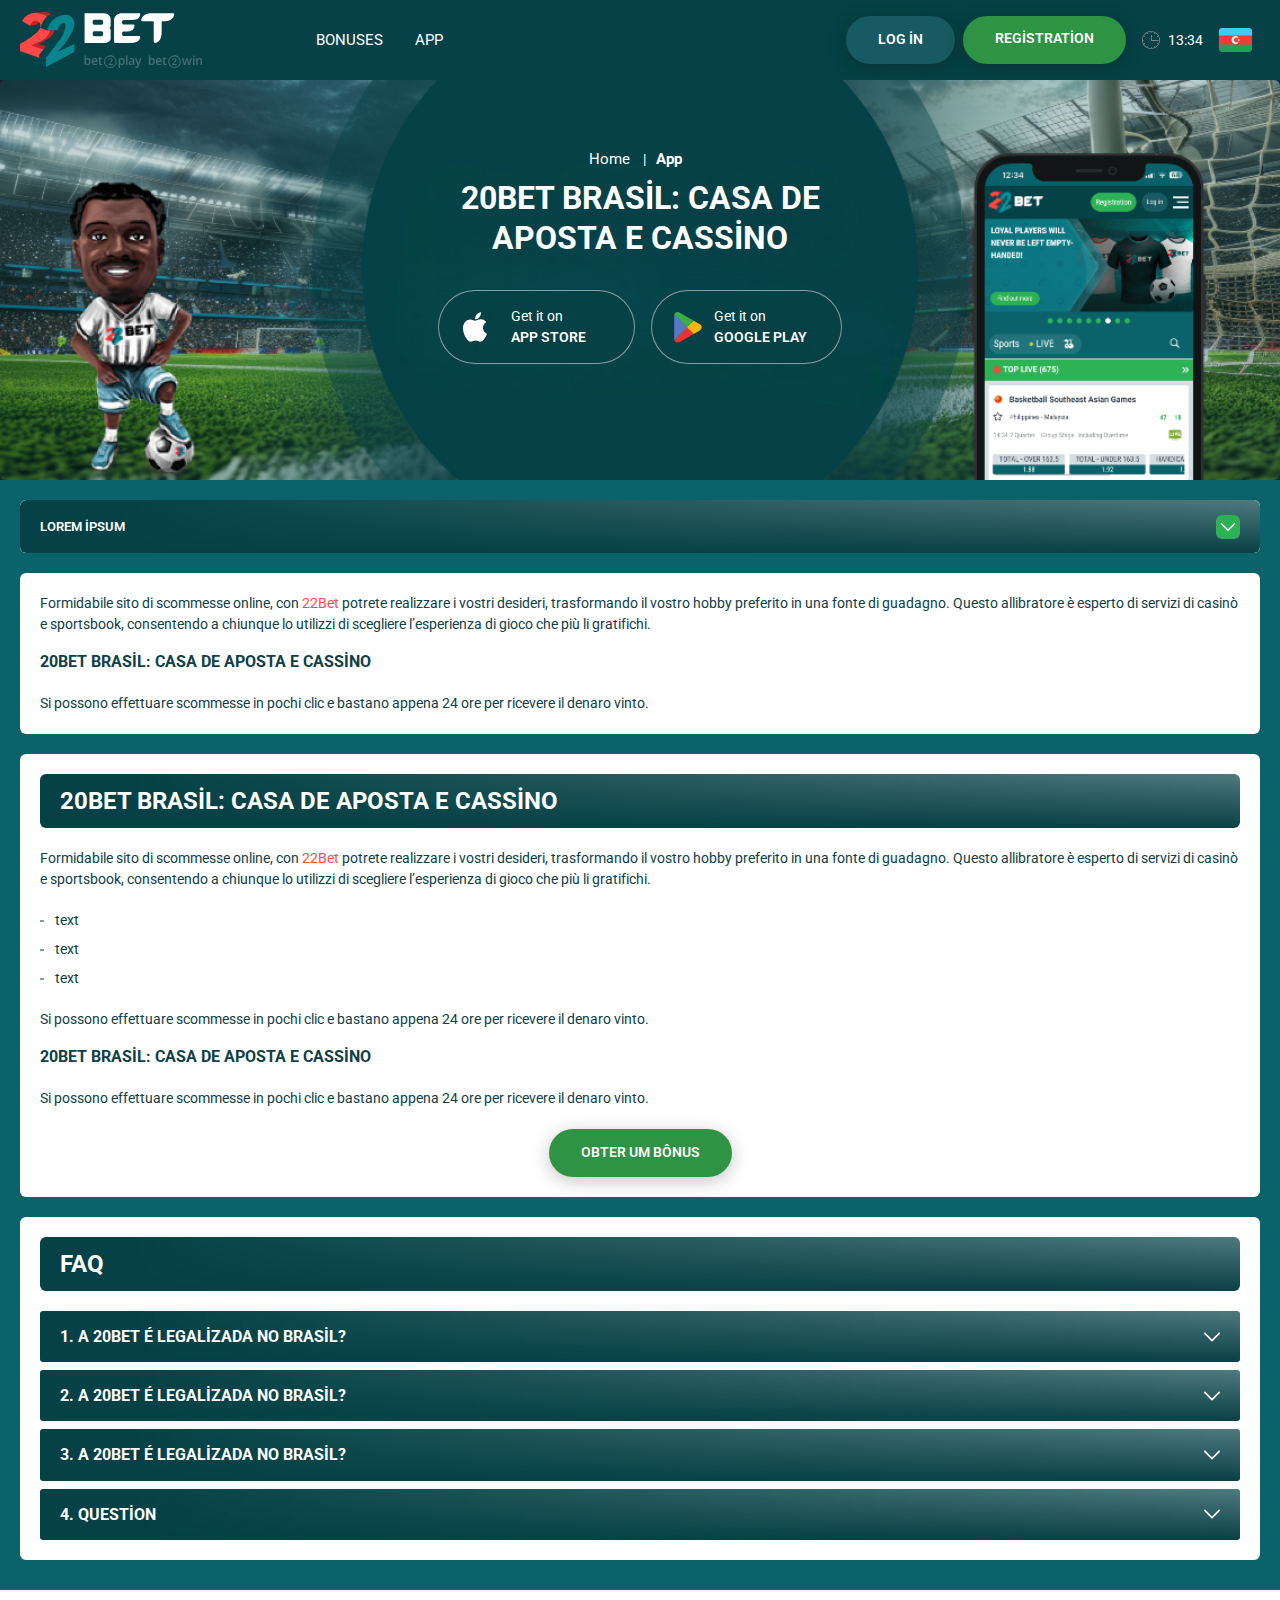
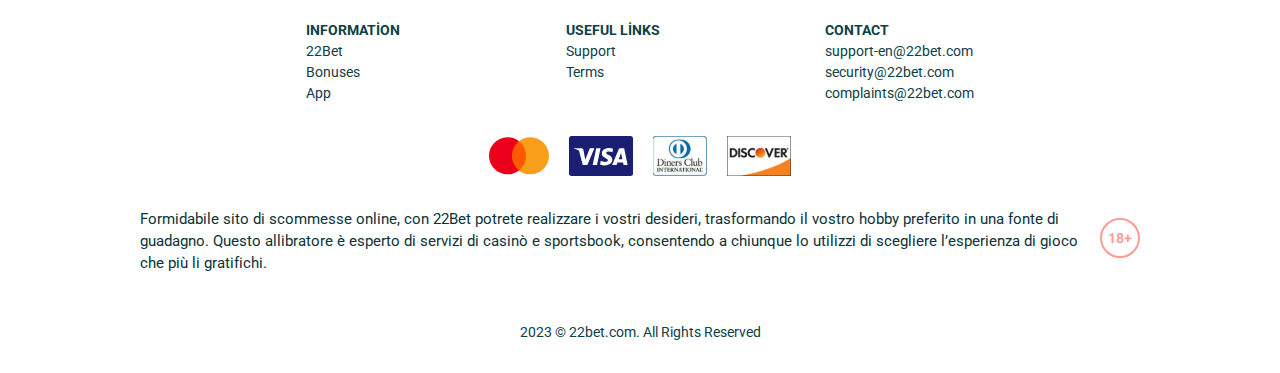
<file: app.html>
<!DOCTYPE html>
<html lang="az">
  <head>
    <meta charset="UTF-8" />
   
    <meta name="viewport" content="width=device-width, initial-scale=1.0" />
    <title>20Bet Brasil: casa de aposta e cassino</title>
    <meta name="description" content />
    <meta property="og:site_name" content />
    <meta property="og:title" content />
    <meta property="og:type" content="website" />
    <meta property="og:url" content />
    <meta property="og:image" content />
    <meta property="og:image:alt" content />
    <meta property="og:locale" content="az" />
    <meta property="og:description" content />
    <link rel="preconnect" href="https://fonts.googleapis.com" />
    <link rel="preconnect" href="https://fonts.gstatic.com" crossorigin="anonymous"/>
    
    <link href="https://fonts.googleapis.com/css2?family=Roboto:wght@100;200;300;400;500;600;700;800;900&display=swap" rel="stylesheet">
    
    <link rel="stylesheet" href="./css/reset.css" />
    <link rel="stylesheet" href="./css/main.css" />
    <link rel="stylesheet" href="./css/media.css"/>
    <link rel="icon" href="./images/Group.png" type="image/x-icon"/>
    <script
    src="https://code.jquery.com/jquery-3.6.1.min.js"
    integrity="sha256-o88AwQnZB+VDvE9tvIXrMQaPlFFSUTR+nldQm1LuPXQ="
    crossorigin="anonymous"
  ></script>
  </head>
  <body>
    <header class="header">
      <section class="content header__content ">
        <a href="./index.html" class="logo header__logo"
          ><img src="./images/logo.svg" alt="logo" title
        /></a>
        <button class="header__btn-menu" >
          <svg width="16px" height="16px" viewBox="0 0 16 16" xmlns="http://www.w3.org/2000/svg">
              <rect y="0" width="16" height="3" rx="1.5"></rect>
              <rect y="6.5" width="16" height="3" rx="1.5"></rect>
              <rect y="13" width="16" height="3" rx="1.5"></rect>
            </svg>
        </button>

          <nav class="menu header__menu">
            <ul class="header__menu-list">
                
              <li>
                <a href="./bonus.html">
                 Bonuses
                </a>
              </li>
             
              <li>
                <a href="./app.html">
                 App
                </a>
              </li>
             
             
            </ul>
            <div class="header__button header__button-menu " >
              <a href="#" class="button  button__login-menu">log in</a>
              <a href="#" class="button button__menu">registration</a>
            </div>
          </nav>
        
         
         
            <a href="#" class="button button__login">log in</a>
            <a href="#" class="button button__singup">registration</a>
            <div id="clock" class="header__time">00:00</div>
            <a href="" class="header__flag">
                <span><img src="./images/flag.png" alt="flag" title /></span>
               
              </a>
      </section>
    </header>
     <main class="main home main-page">
        <section class=" hero hero__page hero__page-app">
           
            <div class="background background-page">
              <img src="./images/app/bg-app.png" alt="hero" title />
              
            </div>
            <div class="hero__wrapper hero__wrapper-page">
              <div class="hero__data hero__data-page">
                <ul
                class="breadcrumbs "
                itemscope
                itemtype="https://schema.org/BreadcrumbList"
              >
                <li
                  itemprop="itemListElement"
                  itemscope
                  itemtype="https://schema.org/ListItem"
                >
                  <a href="#" itemprop="item">
                    <span itemprop="name">Home</span></a
                  >
                  <meta itemprop="position" content="1" />
                </li>
                <li
                  itemprop="itemListElement"
                  itemscope
                  itemtype="https://schema.org/ListItem"
                >
                  <a href="#" itemprop="item"> <span itemprop="name">App</span></a>
                  <meta itemprop="position" content="2" />
                </li>
              </ul>
                <h1 class="title general hero__title">
                  20Bet Brasil: Casa de Aposta e Cassino
                </h1>
               
                <div class="banner__content banner__content-app">
             
                  <a href="#" class="banner__btn banner__btn-app">
                    Get it on <strong>App Store</strong> 
                  </a>
                  <a href="#" class="banner__btn banner__btn-android"
                    >  Get it on <strong>Google Play</strong> </a
                  >
                </div>
               
               
              </div>

             
            </div>
          </section>
      <section class="main__wrap main__wrap-page">
        <aside class="sidebar sidebar-left ">
                <div class="sidebar-left__review">
                  <div class="menu__review-desk sidebar__desk">Lorem ipsum</div>
                  <ul class="menu__review sidebar__list">
                    <li><a href="#">Registration</a></li>
                    <li><a href="#">20Bet betting </a></li>
                    <li><a href="#">Layouts and navigation</a></li>
                    <li><a href="#">Sports betting</a></li>
                    <li><a href="#">Live betting</a></li>
                    <li><a href="#">Live stream</a></li>
                    <li><a href="#">Cash out</a></li>
                  </ul>
                </div>
             
        </aside>
       <section class="content__wrapper content__wrapper-page">
          <section class="content menu-review__content">
                <div class="menu__review-desk menu__review-content">Lorem ipsum</div>
                <ul class="menu__review menu__review-list">
                  <li><a href="#">Registration</a></li>
                  <li><a href="#">20Bet betting </a></li>
                  <li><a href="#">Layouts and navigation</a></li>
                  <li><a href="#">Sports betting</a></li>
                  <li><a href="#">Live betting</a></li>
                  <li><a href="#">Live stream</a></li>
                  <li><a href="#">Cash out</a></li>
                </ul>
             
          
          </section>
          <section class="content article">
           
            <p>
              Formidabile sito di scommesse online, con <a class="article__links" href="#">22Bet</a> potrete realizzare
              i vostri desideri, trasformando il vostro hobby preferito in una
              fonte di guadagno. Questo allibratore è esperto di servizi di
              casinò e sportsbook, consentendo a chiunque lo utilizzi di
              scegliere l’esperienza di gioco che più li gratifichi.
            </p>
            <h3>20Bet Brasil: Casa de Aposta e Cassino</h3>
            <p>
              Si possono effettuare scommesse in pochi clic e bastano appena 24
              ore per ricevere il denaro vinto.
            </p>
          </section>
         
          <section class="content article article-page">
            <h2 class="title high article__title">20Bet Brasil: Casa de Aposta e Cassino</h2>
            <p>
              Formidabile sito di scommesse online, con <a class="article__links" href="#">22Bet</a> potrete realizzare
              i vostri desideri, trasformando il vostro hobby preferito in una
              fonte di guadagno. Questo allibratore è esperto di servizi di
              casinò e sportsbook, consentendo a chiunque lo utilizzi di
              scegliere l’esperienza di gioco che più li gratifichi.
            </p>
            <ul>
              <li>text</li>
              <li>text</li>
              <li>text</li>
            </ul>
            <p>
              Si possono effettuare scommesse in pochi clic e bastano appena 24
              ore per ricevere il denaro vinto.
            </p>
            <h3>20Bet Brasil: Casa de Aposta e Cassino</h3>
            <p>
              Si possono effettuare scommesse in pochi clic e bastano appena 24
              ore per ricevere il denaro vinto.
            </p>
            
            <a href="#" class="button article__button article__button-page">Obter um Bônus</a>
          </section>
          <section class="content faq">
            <h2 class="title high faq__title">Faq</h2>
            <ul class="faq__list " itemscope itemtype="https://schema.org/FAQPage">
              <li class="faq__item"  itemscope itemprop="mainEntity" itemtype="https://schema.org/Question">
                <h3 class="title medium faq__subtitle js-button-expander"  itemprop="name">1. A 20Bet é legalizada no Brasil?
                 </h3>
                <div  class="faq__answer js-expand-content" itemscope  itemprop="acceptedAnswer" itemtype="https://schema.org/Answer">
                  <p  itemprop="text">
                    Sim, a casa de apostas tem licença emitida por Curaçao, que é reconhecida no Brasil e a permite atuar por aqui.
                  </p>
                </div>
              </li>
              <li class="faq__item"  itemscope itemprop="mainEntity" itemtype="https://schema.org/Question">
                <h3 class="title medium faq__subtitle js-button-expander"  itemprop="name">2. A 20Bet é legalizada no Brasil?</h3>
                <div class="faq__answer js-expand-content" itemscope  itemprop="acceptedAnswer" itemtype="https://schema.org/Answer">
                  <p  itemprop="text">
                    Sim, a casa de apostas tem licença emitida por Curaçao, que é reconhecida no Brasil e a permite atuar por aqui.
                  </p>
                </div>
              </li> 
              <li class="faq__item"  itemscope itemprop="mainEntity" itemtype="https://schema.org/Question">
                <h3 class="title medium faq__subtitle js-button-expander"  itemprop="name">3. A 20Bet é legalizada no Brasil?</h3>
                <div class="faq__answer js-expand-content" itemscope  itemprop="acceptedAnswer" itemtype="https://schema.org/Answer">
                  <p  itemprop="text">
                    Sim, a casa de apostas tem licença emitida por Curaçao, que é reconhecida no Brasil e a permite atuar por aqui.
                  </p>
                </div>
              </li> 
              <li class="faq__item"  itemscope itemprop="mainEntity" itemtype="https://schema.org/Question">
                <h3 class="title medium faq__subtitle js-button-expander"  itemprop="name">4. Question</h3>
                <div class="faq__answer js-expand-content" itemscope  itemprop="acceptedAnswer" itemtype="https://schema.org/Answer">
                  <p  itemprop="text">
                    Sim, a casa de apostas tem licença emitida por Curaçao, que é reconhecida no Brasil e a permite atuar por aqui.
                  </p>
                </div>
              </li> 
             
            </ul>
          </section>
          
        </section> 
        
       
        
      </section>
    </main> 
    <footer class=" footer ">
      <section class="content footer__content">
        <ul class="footer__menu">
          <li>
            <div>Information</div>
            <ul class="footer__info">
              <li><a href="#">22Bet</a></li>
              <li><a href="#">Bonuses</a></li>
              <li><a href="#">App</a></li>
            </ul>
          </li>
          <li>
            <div>Useful Links</div>
            <ul class="footer__info">
              <li><a href="#">Support</a></li>
              <li><a href="#">Terms</a></li>
              
            </ul>
          </li>
          <li>
            <div>Contact</div>
            <ul class="footer__info">
              <li><a href="mailto:support-en@22bet.com">support-en@22bet.com</a></li>
              <li><a href="mailto:security@22bet.com">security@22bet.com</a></li>
              <li><a href="mailto:complaints@22bet.com">complaints@22bet.com</a></li>
            </ul>
          </li>
        </ul>
       
          <ul class="footer__cards-list">
            <li>
              <a href="#"
                ><img
                  src="./images/mastercard.svg"
                  alt="mastercard"
                  title
              /></a>
            </li>
            <li>
              <a href="#"
                ><img src="./images/visa.svg" alt="cardvisa" title
              /></a>
            </li>
            
            <li>
                <a href="#"
                  ><img src="./images/diners.svg" alt="diners" title
                /></a>
              </li>
              <li>
                <a href="#"
                  ><img src="./images/discover.svg" alt="discover" title
                /></a>
              </li>
             
            
          </ul>
       
        <div class="footer__wrapp">
          <div class="footer__text">
            <p>
              Formidabile sito di scommesse online, con 22Bet potrete realizzare i vostri desideri, trasformando il vostro hobby preferito in una fonte di guadagno. Questo allibratore è esperto di servizi di casinò e sportsbook, consentendo a chiunque lo utilizzi di scegliere l’esperienza di gioco che più li gratifichi.
            </p>
            
           
          </div>
          <div class="footer__age">
            <img src="./images/age.svg" alt="age" title />
          </div>
        </div>
      <p>2023 &copy; 22bet.com. All Rights Reserved</p>
      </section>
    </footer>
    
    <script src="./js/sidebar.js" defer></script>
    <script src="./js/expander.js" defer></script>
    <script src="./js/mobile-menu.js" defer></script>
    <script src="./js/clock.js" defer></script>
  </body>
</html>
</file>
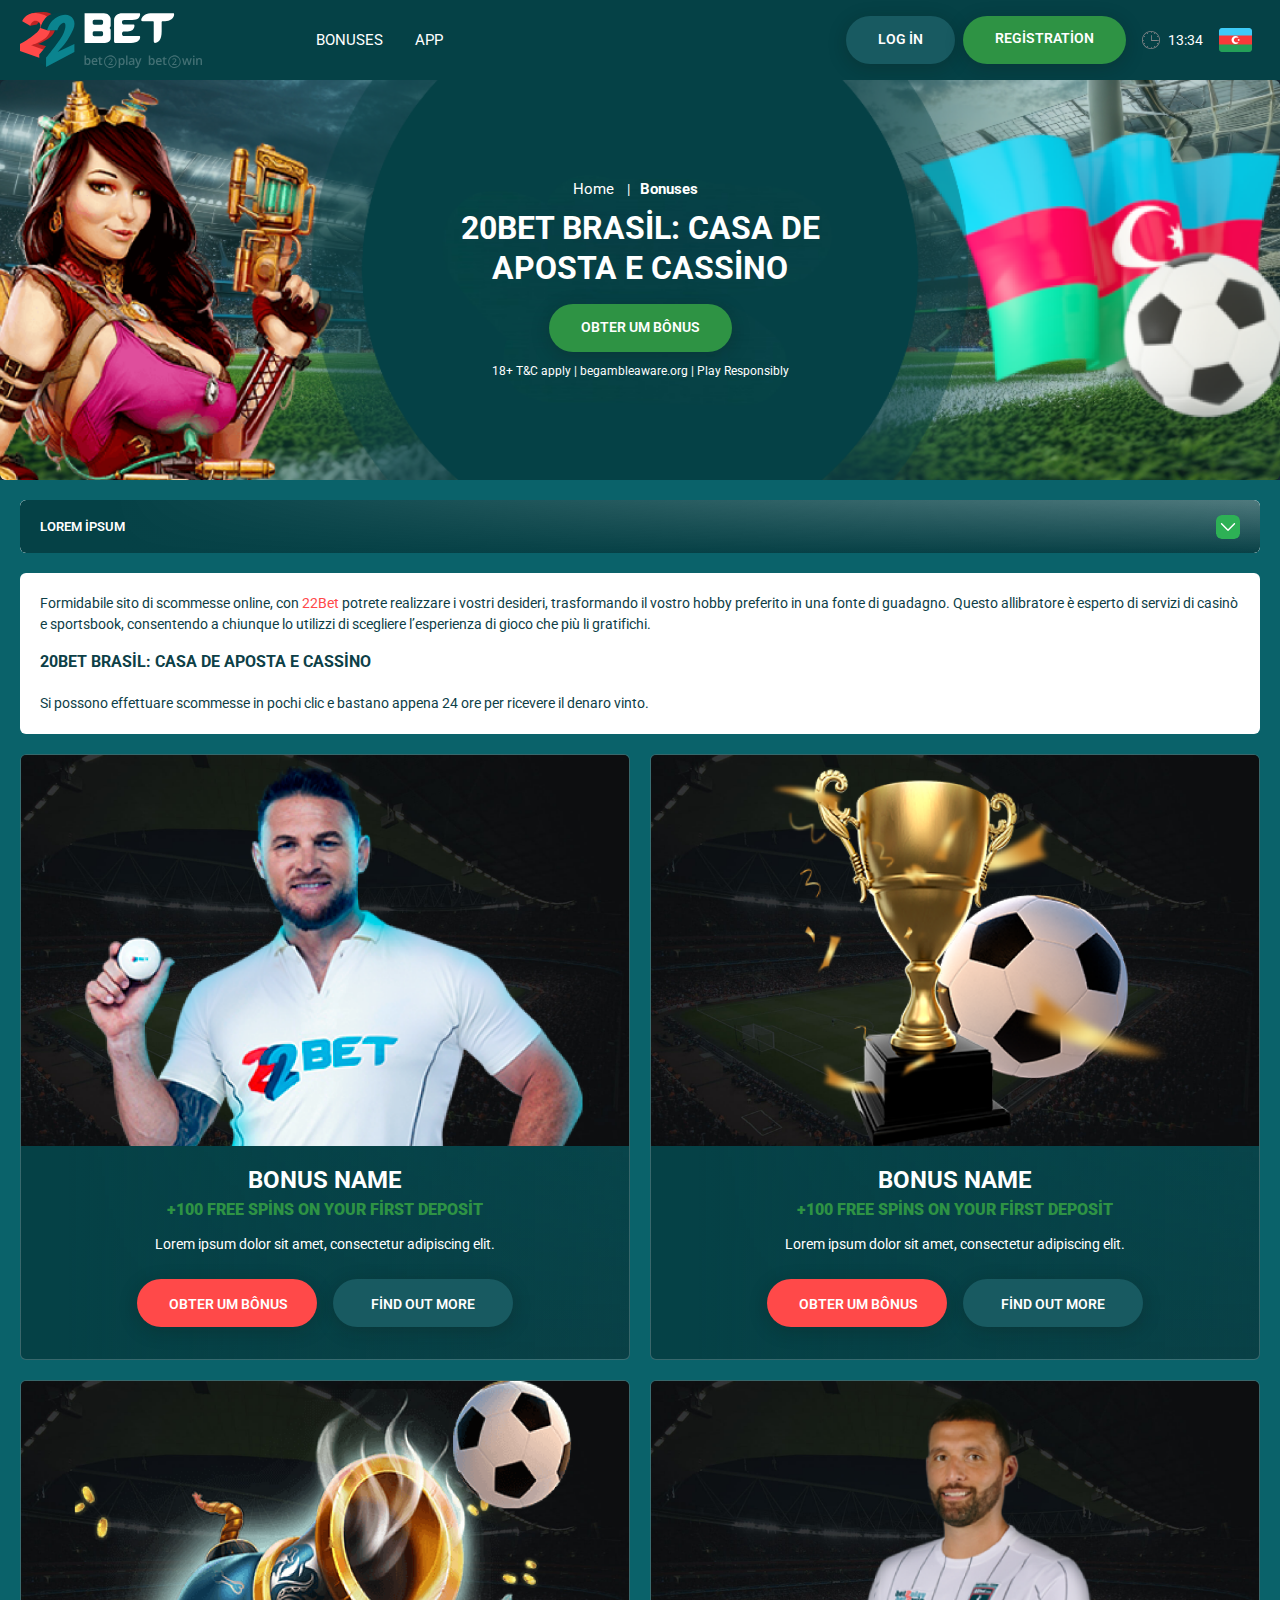
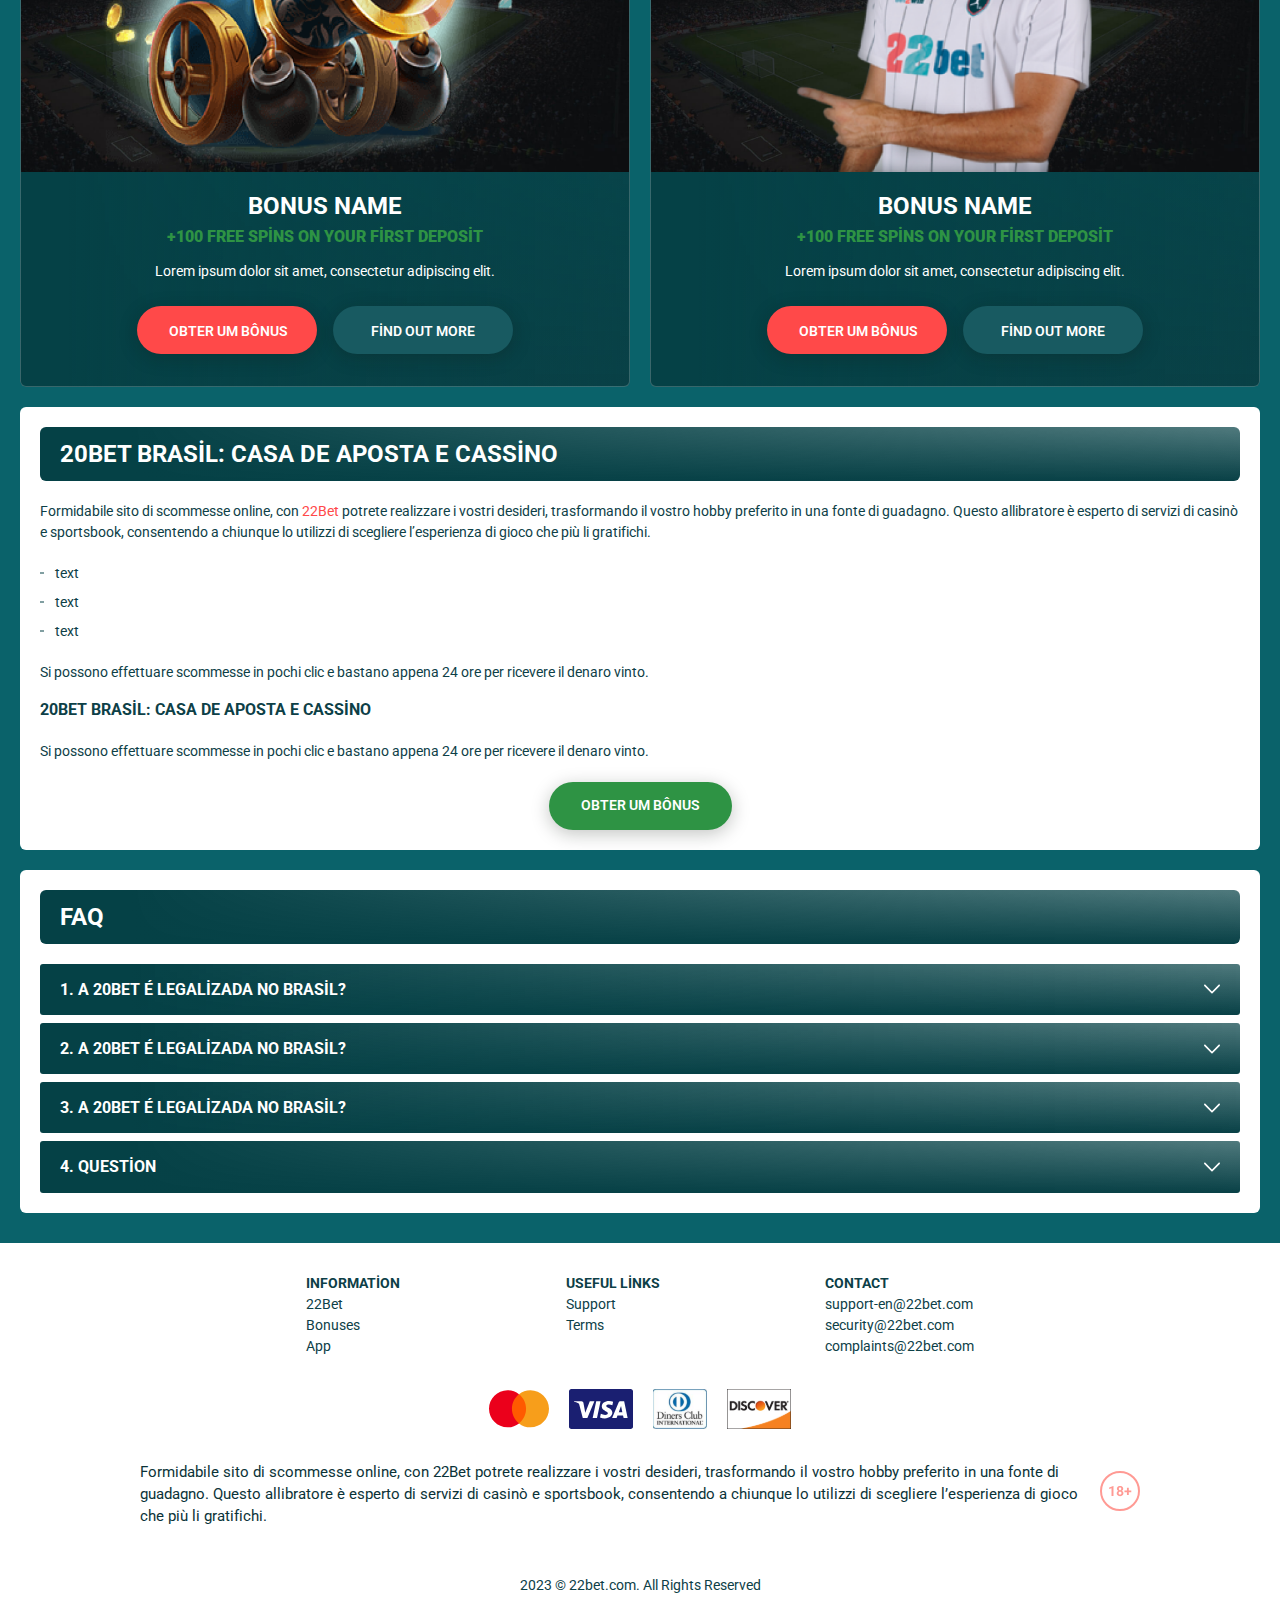
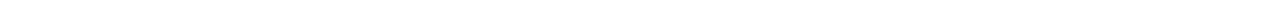
<file: bonus.html>
<!DOCTYPE html>
<html lang="az">
  <head>
    <meta charset="UTF-8" />
   
    <meta name="viewport" content="width=device-width, initial-scale=1.0" />
    <title>20Bet Brasil: casa de aposta e cassino</title>
    <meta name="description" content />
    <meta property="og:site_name" content />
    <meta property="og:title" content />
    <meta property="og:type" content="website" />
    <meta property="og:url" content />
    <meta property="og:image" content />
    <meta property="og:image:alt" content />
    <meta property="og:locale" content="az" />
    <meta property="og:description" content />
    <link rel="preconnect" href="https://fonts.googleapis.com" />
    <link rel="preconnect" href="https://fonts.gstatic.com" crossorigin="anonymous" />
    
    <link href="https://fonts.googleapis.com/css2?family=Roboto:wght@100;200;300;400;500;600;700;800;900&display=swap" rel="stylesheet">
    <link rel="stylesheet" href="./css/reset.css" />
    <link rel="stylesheet" href="./css/main.css" />
    <link rel="stylesheet" href="./css/media.css"/>
    <link rel="icon" href="./images/Group.png" type="image/x-icon"/>
    <script
    src="https://code.jquery.com/jquery-3.6.1.min.js"
    integrity="sha256-o88AwQnZB+VDvE9tvIXrMQaPlFFSUTR+nldQm1LuPXQ="
    crossorigin="anonymous"
  ></script>
  </head>
  <body>
    <header class="header">
      <section class="content header__content ">
        <a href="./index.html" class="logo header__logo"
          ><img src="./images/logo.svg" alt="logo" title
        /></a>
        <button class="header__btn-menu" >
          <svg width="16px" height="16px" viewBox="0 0 16 16" xmlns="http://www.w3.org/2000/svg">
              <rect y="0" width="16" height="3" rx="1.5"></rect>
              <rect y="6.5" width="16" height="3" rx="1.5"></rect>
              <rect y="13" width="16" height="3" rx="1.5"></rect>
            </svg>
        </button>

          <nav class="menu header__menu">
            <ul class="header__menu-list">
               
              <li>
                <a href="./bonus.html">
                 Bonuses
                </a>
              </li>
             
              <li>
                <a href="./app.html">
                 App
                </a>
              </li>
            
             
            </ul>
            <div class="header__button header__button-menu " >
              <a href="#" class="button  button__login-menu">log in</a>
              <a href="#" class="button button__menu">registration</a>
            </div>
          </nav>
            <a href="#" class="button button__login">log in</a>
            <a href="#" class="button button__singup">registration</a>
            <div id="clock" class="header__time">00:00</div>
            <a href="" class="header__flag">
                <span><img src="./images/flag.png" alt="flag" title /></span>
               
              </a>
      </section>
    </header>
     <main class="main home main-page">
        <section class=" hero hero__page">
           
            <div class="background background-page">
              <img src="./images/bonus/bg-bonus.png" alt="hero" title />
              
            </div>
            <div class="hero__wrapper hero__wrapper-page">
              <div class="hero__data hero__data-bonus">
                <ul
                class="breadcrumbs "
                itemscope
                itemtype="https://schema.org/BreadcrumbList"
              >
                <li
                  itemprop="itemListElement"
                  itemscope
                  itemtype="https://schema.org/ListItem"
                >
                  <a href="#" itemprop="item">
                    <span itemprop="name">Home</span></a
                  >
                  <meta itemprop="position" content="1" />
                </li>
                <li
                  itemprop="itemListElement"
                  itemscope
                  itemtype="https://schema.org/ListItem"
                >
                  <a href="#" itemprop="item"> <span itemprop="name">Bonuses</span></a>
                  <meta itemprop="position" content="2" />
                </li>
              </ul>
                <h1 class="title general hero__title">
                  20Bet Brasil: casa de aposta e cassino
                </h1>
               
                <a href="#" class="button  hero__button hero__button-page ">Obter um Bônus</a>
                <span class="hero__span">18+ T&C apply | begambleaware.org | Play Responsibly</span>
              </div>
             
            </div>
          </section>
      <section class="main__wrap main__wrap-page">
        <aside class="sidebar sidebar-left ">
                <div class="sidebar-left__review">
                  <div class="menu__review-desk sidebar__desk">Lorem ipsum</div>
                  <ul class="menu__review sidebar__list">
                    <li><a href="#">Registration</a></li>
                    <li><a href="#">20Bet betting </a></li>
                    <li><a href="#">Layouts and navigation</a></li>
                    <li><a href="#">Sports betting</a></li>
                    <li><a href="#">Live betting</a></li>
                    <li><a href="#">Live stream</a></li>
                    <li><a href="#">Cash out</a></li>
                  </ul>
                </div>
             
        </aside>
       <section class="content__wrapper content__wrapper-page">
          <section class="content menu-review__content">
                <div class="menu__review-desk menu__review-content">Lorem ipsum</div>
                <ul class="menu__review menu__review-list">
                  <li><a href="#">Registration</a></li>
                    <li><a href="#">20Bet betting </a></li>
                    <li><a href="#">Layouts and navigation</a></li>
                    <li><a href="#">Sports betting</a></li>
                    <li><a href="#">Live betting</a></li>
                    <li><a href="#">Live stream</a></li>
                    <li><a href="#">Cash out</a></li>
                </ul>
             
          
          </section>
          <section class="content article">
           
            <p>
              Formidabile sito di scommesse online, con <a class="article__links" href="#">22Bet</a> potrete realizzare
              i vostri desideri, trasformando il vostro hobby preferito in una
              fonte di guadagno. Questo allibratore è esperto di servizi di
              casinò e sportsbook, consentendo a chiunque lo utilizzi di
              scegliere l’esperienza di gioco che più li gratifichi.
            </p>
            <h3>20Bet Brasil: Casa de Aposta e Cassino</h3>
            <p>
              Si possono effettuare scommesse in pochi clic e bastano appena 24
              ore per ricevere il denaro vinto.
            </p>
          </section>
          <section class="content bonuses">
            <ul class="bonuses__list">
               <li class="bonuses__item">
                 
                  <div class="bonuses__img">
                     <img src="./images/bonus/banner-bonus1.png" alt="" title="">
                  </div>
                  <div class="bonuses__desc">
                    
                        <h2 class="title high bonuses__title">BONUS name 
                          <strong>+100 free spins on your first deposit</strong></h2>
                        <div class="bonuses__text">
                           <p>Lorem ipsum dolor sit amet, consectetur adipiscing elit.</p>
                        </div>
                        
                     
                     <div class="bonuses__buttons">
                      <a href="#" class="button bonuses__button">Obter um Bônus</a>
                      <a href="#" class="button bonuses__button">Find out more </a>
                   </div>
                  </div>
                  
               </li>
               <li class="bonuses__item">
                 
                  <div class="bonuses__img">
                     <img src="./images/bonus/banner-bonus2.png" alt="" title="">
                  </div>
                  <div class="bonuses__desc">
                    
                        <h2 class="title high bonuses__title">BONUS name 
                          <strong>+100 free spins on your first deposit</strong></h2>
                        <div class="bonuses__text">
                           <p>Lorem ipsum dolor sit amet, consectetur adipiscing elit.</p>
                        </div>
                        
                    
                     <div class="bonuses__buttons">
                      <a href="#" class="button bonuses__button">Obter um Bônus</a>
                      <a href="#" class="button bonuses__button">Find out more </a>
                   </div>
                  </div>
               </li>
               <li class="bonuses__item">
                
                  <div class="bonuses__img">
                     <img src="./images/bonus/banner-bonus3.png" alt="" title="">
                  </div>
                  <div class="bonuses__desc">
                    
                        <h2 class="title high bonuses__title">BONUS name 
                          <strong>+100 free spins on your first deposit</strong></h2>
                        <div class="bonuses__text">
                           <p>Lorem ipsum dolor sit amet, consectetur adipiscing elit.</p>
                        </div>
                       
                     
                     <div class="bonuses__buttons">
                      <a href="#" class="button bonuses__button">Obter um Bônus</a>
                      <a href="#" class="button bonuses__button">Find out more </a>
                   </div>
                  </div>
               </li>
               <li class="bonuses__item">
                  
                  <div class="bonuses__img">
                     <img src="./images/bonus/banner-bonus4.png" alt="" title="">
                  </div>
                  <div class="bonuses__desc">
                    
                        <h2 class="title high bonuses__title">BONUS name 
                          <strong>+100 free spins on your first deposit</strong></h2>
                        <div class="bonuses__text">
                           <p>Lorem ipsum dolor sit amet, consectetur adipiscing elit.</p>
                        </div>
                        
                    
                     <div class="bonuses__buttons">
                      <a href="#" class="button bonuses__button">Obter um Bônus</a>
                      <a href="#" class="button bonuses__button">Find out more </a>
                   </div>
                  </div>
               </li>
            </ul>
         </section>
        
          <section class="content article article-page">
            <h2 class="title high article__title">20Bet Brasil: Casa de Aposta e Cassino</h2>
            <p>
              Formidabile sito di scommesse online, con <a class="article__links" href="#">22Bet</a> potrete realizzare
              i vostri desideri, trasformando il vostro hobby preferito in una
              fonte di guadagno. Questo allibratore è esperto di servizi di
              casinò e sportsbook, consentendo a chiunque lo utilizzi di
              scegliere l’esperienza di gioco che più li gratifichi.
            </p>
            <ul>
              <li>text</li>
              <li>text</li>
              <li>text</li>
            </ul>
            <p>
              Si possono effettuare scommesse in pochi clic e bastano appena 24
              ore per ricevere il denaro vinto.
            </p>
            <h3>20Bet Brasil: Casa de Aposta e Cassino</h3>
            <p>
              Si possono effettuare scommesse in pochi clic e bastano appena 24
              ore per ricevere il denaro vinto.
            </p>
           
            <a href="#" class="button article__button article__button-page">Obter um Bônus</a>
          </section>
          <section class="content faq">
            <h2 class="title high faq__title">Faq</h2>
            <ul class="faq__list " itemscope itemtype="https://schema.org/FAQPage">
              <li class="faq__item"  itemscope itemprop="mainEntity" itemtype="https://schema.org/Question">
                <h3 class="title medium faq__subtitle js-button-expander"  itemprop="name">1. A 20Bet é legalizada no Brasil?
                 </h3>
                <div  class="faq__answer js-expand-content" itemscope  itemprop="acceptedAnswer" itemtype="https://schema.org/Answer">
                  <p  itemprop="text">
                    Sim, a casa de apostas tem licença emitida por Curaçao, que é reconhecida no Brasil e a permite atuar por aqui.
                  </p>
                </div>
              </li>
              <li class="faq__item"  itemscope itemprop="mainEntity" itemtype="https://schema.org/Question">
                <h3 class="title medium faq__subtitle js-button-expander"  itemprop="name">2. A 20Bet é legalizada no Brasil?</h3>
                <div class="faq__answer js-expand-content" itemscope  itemprop="acceptedAnswer" itemtype="https://schema.org/Answer">
                  <p  itemprop="text">
                    Sim, a casa de apostas tem licença emitida por Curaçao, que é reconhecida no Brasil e a permite atuar por aqui.
                  </p>
                </div>
              </li> 
              <li class="faq__item"  itemscope itemprop="mainEntity" itemtype="https://schema.org/Question">
                <h3 class="title medium faq__subtitle js-button-expander"  itemprop="name">3. A 20Bet é legalizada no Brasil?</h3>
                <div class="faq__answer js-expand-content" itemscope  itemprop="acceptedAnswer" itemtype="https://schema.org/Answer">
                  <p  itemprop="text">
                    Sim, a casa de apostas tem licença emitida por Curaçao, que é reconhecida no Brasil e a permite atuar por aqui.
                  </p>
                </div>
              </li> 
              <li class="faq__item"  itemscope itemprop="mainEntity" itemtype="https://schema.org/Question">
                <h3 class="title medium faq__subtitle js-button-expander"  itemprop="name">4. Question</h3>
                <div class="faq__answer js-expand-content" itemscope  itemprop="acceptedAnswer" itemtype="https://schema.org/Answer">
                  <p  itemprop="text">
                    Sim, a casa de apostas tem licença emitida por Curaçao, que é reconhecida no Brasil e a permite atuar por aqui.
                  </p>
                </div>
              </li> 
             
            </ul>
          </section>
          
        </section> 
        
       
        
      </section>
    </main> 
    <footer class=" footer ">
      <section class="content footer__content">
        <ul class="footer__menu">
          <li>
            <div>Information</div>
            <ul class="footer__info">
              <li><a href="#">22Bet</a></li>
              <li><a href="#">Bonuses</a></li>
              <li><a href="#">App</a></li>
            </ul>
          </li>
          <li>
            <div>Useful Links</div>
            <ul class="footer__info">
              <li><a href="#">Support</a></li>
              <li><a href="#">Terms</a></li>
              
            </ul>
          </li>
          <li>
            <div>Contact</div>
            <ul class="footer__info">
              <li><a href="mailto:support-en@22bet.com">support-en@22bet.com</a></li>
              <li><a href="mailto:security@22bet.com">security@22bet.com</a></li>
              <li><a href="mailto:complaints@22bet.com">complaints@22bet.com</a></li>
            </ul>
          </li>
        </ul>
       
          <ul class="footer__cards-list">
            <li>
              <a href="#"
                ><img
                  src="./images/mastercard.svg"
                  alt="mastercard"
                  title
              /></a>
            </li>
            <li>
              <a href="#"
                ><img src="./images/visa.svg" alt="cardvisa" title
              /></a>
            </li>
            
            <li>
                <a href="#"
                  ><img src="./images/diners.svg" alt="diners" title
                /></a>
              </li>
              <li>
                <a href="#"
                  ><img src="./images/discover.svg" alt="discover" title
                /></a>
              </li>
             
            
          </ul>
       
        <div class="footer__wrapp">
          <div class="footer__text">
            <p>
              Formidabile sito di scommesse online, con 22Bet potrete realizzare i vostri desideri, trasformando il vostro hobby preferito in una fonte di guadagno. Questo allibratore è esperto di servizi di casinò e sportsbook, consentendo a chiunque lo utilizzi di scegliere l’esperienza di gioco che più li gratifichi.
            </p>
            
           
          </div>
          <div class="footer__age">
            <img src="./images/age.svg" alt="age" title />
          </div>
        </div>
      <p>2023 &copy; 22bet.com. All Rights Reserved</p>
      </section>
    </footer>
    
    <script src="./js/sidebar.js" defer></script>
    <script src="./js/expander.js" defer></script>
    <script src="./js/mobile-menu.js" defer></script>
    <script src="./js/clock.js" defer></script>
  </body>
</html>
</file>
<file: css/main.css>
html{
    -webkit-text-size-adjust: 100%;
    scroll-behavior: smooth;
  }
  
  body {
      display: block;
      position: relative;
      width: 100%;
      background: #0A626A;
      
      font-family: 'Roboto', sans-serif;
      font-size: 14px;
      font-weight: 400;
      line-height:150%;
      text-align: left;
      color: #0D4047;
      overflow-x: hidden;
    }
  
    
    .content {
      display: block;
      position: relative;
      width: 100%;
      max-width: 1020px;
      overflow: hidden;
      border-radius: 6px;
      background: #ffffff;
      padding: 20px;
      margin: 0 auto 20px auto;
    }
    
    h1,
    h2,
    h3,
    h4,
    .title {
      display: block;
      position: relative;
      font-size: 32px;
      font-weight: 700;
      line-height: 40px;
      text-align: center;
      color: #ffffff;
    }
    
    h1,
    .title.general {
      text-transform: uppercase;
    }
    
    h2,
    .title.high {
      display: flex;
      align-items: center;
      justify-content: left;
      font-size: 24px;
      line-height: 32px;
      color: #FFFFFF;
      text-transform: uppercase;
      background: linear-gradient(90deg, #054146 7.5%, rgba(5, 65, 70, 0.4) 100%),
      linear-gradient(180deg, rgba(5, 65, 70, 0.5) 0%, #0B4046 100%);
      padding: 11px 20px;
      border-radius: 6px;
    }

    
    h3,
    title.medium {
      font-size: 16px;
      line-height: 22px;
      text-align: left;
      color: #0D4047;
      text-transform: uppercase;
    }
    
    article > *,
    .article > *,
    .desk > * {
      margin-top: 20px;
    }
    
    article > *:first-child,
    .article > *:first-child,
    .desk > *:first-child {
      margin-top: 0 !important;
    }
    
    article > h2,
    .article > h2,
    .desk > h2 {
      margin-top: 32px;
    }
    
    article > h3,
    .article > h3,
    .desk > h3 {
      margin-top: 16px;
    }
    
    .button {
      
      position: relative;
    display: inline-block;
      min-width: 183px;
      height: 48px;
      border-radius: 60px;
      background: #FF4949;
      overflow: hidden;
      font-size: 14px;
      font-weight: 600;
      line-height: 128%;
      text-align: center;
      text-decoration: none;
      text-transform: uppercase;
      color: #ffffff;
      white-space: nowrap;
      cursor: pointer;
      padding: 15px 32px;
      margin: 0 auto;
      box-shadow: 0px 4px 18px 0px #0E181140;

      transition: all 0.5s;
    }
    
    .button:hover {
      background: #2E9344;

    }
    
    
    .header,
    .main ,.footer {
      display: flex;
      position: relative;
      justify-content: space-between;
      align-items: center;
     
      max-width: 1600px;
      max-width: 100%;
      
      margin: 0 auto;
    }
    
    .background{
      display: block;
      position: absolute;
      bottom: 0;left: 0;
      height: 100%;
      width: 100%;
      overflow: hidden;
    }
    
    .background img{
      position: relative;
      width: 100%;height: 100%;object-fit: cover;
      border-radius: 6px;
    }
    
    .images img{
      border-radius: 6px;
      width: 100%;
      height: 100%;
      overflow: hidden;
    }

    .faq {
      overflow-anchor: none;
    }
    
    /* -------------------HEADER---------------- */
    .header {
      position: fixed;
      top: 0;
      left: 0;
      right: 0;
      width: 100%;
      z-index: 100;
      background: #054146;
      
    }
    
    .header__content {
      position: relative;
      display: flex;
      flex-direction: row;
      align-items: center;
      justify-content: space-between;
      max-width: 1600px;
      max-height: 80px;
      border-radius: 0;
      background: #054146;
      padding: 16px 30px;
      margin: 0 auto;
    }
    
    .logo {
      display: block;
      position: relative;
      flex: 0 0 182px;
      margin-right: 78px;
    }
    
    .logo img {
      display: block;
      position: relative;
      width: auto;
      max-height: 56px;
    }
    
    .logo:hover{
      transform: scale(1.1);
    }
    .header__menu {
      display: flex;
      white-space: nowrap;
      max-height: calc(100vh - 60px);
    overflow-y: auto;
    }
    
    
    
    .header__menu-list {
      display: flex;
      justify-content: center;
      align-items: center;
      white-space: nowrap;
      flex: 1 1 auto;
      gap: 8px;
     
      border-radius: 50px;
      padding: 0 24px;


    }
    .header__menu-list li {
      display: block;
      padding:  12px;
    }
    
    .header__menu-list li a {
      display: inline-flex;
      position: relative;
      align-items: center;
      font-weight: 400;
      font-size: 15px;
      line-height: 22px;
      text-transform: uppercase;
      color:#FFFFFF;
      transition: all 0.5s;
     
    }
    
    .header__menu-list a:hover {
      color: #2E9344;
      
    }
    
    .menu a{
      display: none;
    }
    
  
    span {
      display: inline-block;
    }
    
    .header__menu-list a img,
    .header__flag img {
      width: 33px;
      height: 24px;
      vertical-align: middle;
    }
    
    .header__menu-list a span:last-child {
      margin-left: 16px;
    }
    
    .header__flag span:first-child {
      flex: 0 1 33px;
      margin-right: 8px;
      
    }

    
    .header__flag {
      display: flex
;
    align-items: center;
      margin-left: 16px;
      color:#ffffff;
      text-transform: uppercase;
    }

    .button__login{
        margin-left: auto;
    }

    .button__login{
      
        min-width: 108px;
        background: #185A61;
        padding: 15px 32px;
        margin: 0 8px 0 auto;
    }
    
 .button__singup{
 
  min-width: 162px;
  padding: 14px 32px;
  background: #2E9344;

    margin: 0;
 }

 .button__singup:hover{
  background: #185A61;
 }
    .header__time{
      display: flex;
position: relative;
align-items: center;
        color:#FFFFFF;
        position: relative;
        padding-left: 26px;
        margin-left: 16px;
    }

    .header__time::before{
      content: '';
      position:absolute;
      display: block;width: 18px;height: 18px;
      left: 0;
      background: url(../images/clock.svg) no-repeat center center / contain;
    }

   
    .button__login:hover {
      background: #2E9344;
    }
    
    .header__btn-menu{
      display: block;
      flex: 0 1 auto;
      min-width: 0;
      border:1px solid #ffffff; 
      border-radius: 10px;
      background:#0A626A;
      padding: 12px;
      margin-left: 12px;
      order: 3;
     
      
    }
    
    
    svg {
      position: relative;
      fill: #ffffff;
      line-height: 1;
      vertical-align: 1;
    }
    
     
    
     
    
    
    /* ------------------ MAIN------------- */
    .main.home{
      display: flex;
      margin-bottom: 70px;
    }
    
    .main__wrap {
      display: flex;
      position: relative;
      flex: 1 1 100%;
      justify-content: center;
      align-items: stretch;
      max-width: 1600px;
      padding: 20px 30px;
      margin: 0 auto;
    }
    
    
    
    /*--------------------MAIN__SIDEBAR-------------- */
    
    
    .sidebar {
      position: relative;
      align-self: stretch;
     
      flex: 0 0 240px;
      
    }
    
    .sidebar {
      
      align-self: stretch;
      position: sticky;
      flex: 0 0 240px;
      top: 100px;
      bottom: 20px;
      height: calc(100vh - 110px);
      overflow: auto;
    
    }
  
    .sidebar::-webkit-scrollbar {
      display: none;
    }
    
    .sidebar-left__quik,
    .sidebar-left__review{
      overflow: hidden;
      border-radius: 6px;
      background: #Ffffff;
      
  
    }
    
    .sidebar-left__quik{
      margin-bottom: 20px;
      
    }
    
    
    .menu__review-desk {
        position: relative;
        background: linear-gradient(90deg, #054146 7.5%, rgba(5, 65, 70, 0.4) 100%),
        linear-gradient(180deg, rgba(5, 65, 70, 0.5) 0%, #0B4046 100%);
        
      font-weight: 600;
      font-size: 13px;
      line-height: 100%;
      text-transform: uppercase;
      color: #ffffff;
      
      padding: 7px 10px;
    }

    .top-champion__links-desk,.top-matches__links-desk{
        position: relative;
        border-top-right-radius: 6px;
        border-top-left-radius: 6px;
        font-size: 15px;line-height: 22px;
        padding-left: 40px;
    }
    .top-champion__links-desk{
        margin-bottom: 2px;
    }

    .top-champion__links-desk::before,.top-matches__links-desk::before{
        content:'';
        display: block;
        position: absolute;
        left: 12px;
      top:50%;
      transform: translateY(-50%);
      width: 16px;
      height: 16px;
      background: url(../images/sidebar/champion.svg) center center / contain;
      transition:  all 0.5s;


    }

    .top-matches__links-desk::before{
        background: url(../images/sidebar/matches.svg) center center / contain;
    }
    .top-matches__links-desk{
        margin-bottom: 20px;
    }
  
    .menu__links li,
    .menu__review li {
      position: relative;
      padding: 8px 16px;
      
  
    }
    .menu__links li:not(:last-child)
   {
        border-bottom: 1px solid #F1F3F5;
    } 


    .menu__review li{
      padding:8px 12px ;
      
      
      
    }
    
    .menu__links li a{
        font-size: 15px;font-weight: 400;
      color: #959FA8;
      line-height: 22px;
      
    }

    .menu__review li a{
        position: relative;
        color: #054146;
        font-weight: 400;
        font-size: 16px;
        line-height: 24px;
        padding-left: 20px;
    }

    .menu__review li:nth-child(odd){
      background: #F0F3F8;

    }
    .menu__review li:nth-child(even){
      background: linear-gradient(90deg, #054146 7.5%, rgba(5, 65, 70, 0.4) 100%),
      linear-gradient(180deg, rgba(5, 65, 70, 0.5) 0%, #0B4046 100%);
    

    }


    .menu__review li:nth-child(even) a{
      color:#ffffff;
    }
    .menu__review li a::before{
      content:'';
      display: block;
      position: absolute;
      width: 15px;height: 15px;
      left: 0;
      top:50%;
      transform: translateY(-50%);
      background: url(../images/sidebar/sidebar-before.svg)no-repeat center center / contain;
      transition: transform 0.3s ease-in-out;
    }

    .menu__review li:nth-child(even) a::before{
      background: url(../images/sidebar/sidebar-before-new.svg)no-repeat center center / contain;
    }
    
    .menu__links li a img {
      vertical-align: middle;
      margin-right: 8px;
    }
    
    .sidebar__review {
      margin-top: 20px;
      
    }
    
    .menu__review-content::after,.menu__review-desk::after {
      content: "";
      position: absolute;
      right: 8px;
      top:50%;
      transform: translateY(-50%);
      width: 15px;
      height: 15px;
      background: url(../images/sidebar/sidebar-arrowDown.svg)no-repeat center center / contain;
      transition: transform 0.3s ease-in-out;
    }

    .menu__review-content::after{
      width: 24px;height: 24px;
      right: 20px;
    }
    
    .sidebar__desk::after{
      right: 8px;
    }

    .sidebar__desk{
      padding: 10px;
    }
    
    .menu__review-content.active::after,.menu__review-desk.active::after {
      transform: translateY(-50%) rotate(180deg);
    }
    
    .menu-review__content{
      display: none;
      padding: 0;
      margin-bottom: 20px;
      
      
    }
  
    .menu__review-content{
      position: relative;
      padding: 20px;
      border-radius: 6px;
      
    }

    .menu__links-desk{
        background: #FFFAEB;
        padding: 16px;


    }
    .menu__links-desk a{
        position: relative;
        display: flex;
        align-items: center;
        background: #F04C44;
        color:#ffffff;
      
        font-size: 15px;
        font-weight: 700;
        line-height: 22px;
        padding: 5px;
        text-transform: uppercase;
        border-radius: 60px;
        padding: 9px;
        
    }

    .menu__links-desk a img{
      height: 32px;width: 32px;
      margin-right: 8px;
      height: 100%;
      display: block;
     
    }

    .menu__links-desk a:hover{
        transform: scale(1.1);
    }

    .menu__links-desk a::after{
        content:'';
        display: block;position: absolute;
        top:50%;
        transform: translateY(-50%);
        right:0px;
        width: 38px;
        height: 8px;
        background: url(../images/sidebar/live-events-sidebar.svg) no-repeat center center / contain;

    }
  
    .menu__review-content.active{
      border-bottom-left-radius: 0;
      border-bottom-right-radius: 0;
    }
    
    .menu__review li a {
     display: flex;
     flex-direction: column;
      position: relative;
      white-space: normal;
      transition: all 0.5s;
    }
  
    .menu__review li:hover a{
     
     text-decoration: underline;
    }
   

    .menu__review li:hover a::before{
      transform: translateY(-50%) rotate(-90deg);
     
      
    }

   

    
     
    .menu__review.active{
      display: block;
      background: #ffffff;
      border-radius: 20px;
    }
    .menu__review-list{
      padding: 0;
    }
    .menu__review-list li{
      padding: 8px 16px;
    }
    .content__wrapper {
      margin: 0 10px;
    
      flex: 0 1 calc(100% - 240px * 2 - 10px * 2);
    }

    .sidebar__info {
        display: flex;
        justify-content: center;
        border-top-left-radius: 6px;
        border-top-right-radius: 6px;
        background: #ffffff;
        gap: 10px;
        padding: 0 8px;
      }
      .sidebar__subtitle {
        font-size: 12px;
        font-weight: 700;
        line-height: 16px;
        text-align: center;
        text-transform: uppercase;
        color: #3C404B;
        border-top: 1px solid  #0C8F9B;
        ;
        padding: 16px 0;
      }
      
      .sidebar__deskription {
        position: relative;
        height: 97px;
        border-bottom-left-radius: 3px;
        border-bottom-right-radius: 3px;
        background: linear-gradient(90deg, #0A626A 0%, #2DB155 100%);

      }
      
       .sidebar__deskription p {
        max-width: 180px;
        font-weight: 700;
        font-size: 12px;
        line-height: 16px;
        text-align: left;
        text-transform: uppercase;
        color: #ffffff;
      
        padding: 26px ;
        
      }
      
      .sidebar__deskription img {
        position: absolute;
        top: 10%;
        right: 16px;
        width: 55px;
        min-height: 110px;
        height: 100%;
      } 

      .sidebar__links{
        background: #ffffff;
        border: 1px solid #F1F3F5;
        border-radius: 6px;
        margin-bottom: 8px;
        box-shadow: 0px -1px 0px 0px #F1F3F5;

      }

      .sidebar__links p, .sidebar__links a{
        display: block;
        font-size: 13px;
        font-weight: 700;
        line-height: 22px;
        text-align: center;
        color:#343C4A;
        text-transform: uppercase;
        padding: 4px 8px;
       

      }

      .sidebar__links p{
        border-bottom: 1px solid #F1F3F5;
        font-weight: 700;
        text-transform: uppercase;

      }

      .sidebar__wrap {
        max-height: 158px;
        border-bottom-left-radius: 6px;
        border-bottom-right-radius: 6px;
        background: #ffffff;
        margin-bottom: 10px;
      }
      
      .sidebar__button {
        display: inline-block;
        min-width: 150px;
        height: 36px;
        font-weight: 700;
        font-size: 13px;
        line-height: 20px;
        background: #EB5851;
        padding: 8px 16px;
        margin: 10px 8px 13px 8px;
      }
      
      .sidebar__cards {
        display: flex;
        flex-direction: column;
        
        gap: 8px;
      }

      .sidebar__cards img{
        display: block;
        width: 100%;
        height: 100%;
      }
      
      .sidebar__cards a{
        height: 150px;
      }

      .sidebar__cards a img{
        position: relative;
        width: 100%;
        height:auto;
        height: 128px;
        display: block;
        border-top-left-radius: 3px;
        border-top-right-radius: 3px;
        border-radius: 3px;
        
      }
      
      .sidebar__text{
        position: absolute;
        bottom:2px;
        background: #2DB155;
        display: flex
;
    justify-content: center;
    width: 100%;
        padding: 8px 16px;
        border-bottom-left-radius: 3px;
        border-bottom-right-radius: 3px;
        border-radius: 5px;
        color:#ffffff;
        font-weight: 700;
        font-size: 13px;
        line-height:100%;
        text-transform: uppercase;
        overflow: hidden;
        padding: 10px 8px;
        
      }
      
      
  
      
    /* -----------hero ----------- */
    .content__wrapper{
      position: relative;
        top: 80px;
        
      margin-left: 20px;
      margin-right: 20px;  
    
    }
    
    .hero{
      padding: 0;
      height: 400px;
      display: flex;
      background:none;
    justify-content: center;
      align-items: center;
      padding: 24px 24px 24px 0;
  }
    
    .hero__wrapper {
     
      display: flex;
      align-items: center;
     
    }
    
  
    .hero__data{
    display: block;
      position: relative;
        max-width: 500px;
        text-align: center;
      padding: 32px; 
    }
    
    .hero__title{
      margin-bottom: 16px;
      text-align: center;
      
    }
  
    .hero__data p{
      color:#ffffff;
      
      
    }
    
    
    .hero__rating {
      display: flex;
      font-weight: 700;
      align-items: center;
      justify-content: center;
      text-transform: uppercase;
      color:#ffffff;
      margin-bottom: 8px;
    }
    
    .hero__rating p{
     margin-right: 10px;
    
     
    }
    .hero__button{
      display: inline-block;
     margin-bottom: 8px;
      margin-top: 32px;
      
      
      
    }

    .hero__data  li:nth-child(1) span{
      font-weight: 400;
    }
    .hero__data span{
      font-size: 15px;
      font-weight: 700;
      line-height: 18px;
     
        color:#FFFFFF;
    }

    
    
   .hero__data .hero__span{
      font-weight: 400;
      font-size: 12px;line-height: 18px;
      color:#ffffff;
    }
    
    
  /* ---------features---------------- */
.features {
position: relative;
  width: 100%;
  padding: 20px;
  margin-bottom: 20px;
}
.features .features__title{
  color:#ffffff;
  margin-bottom: 16px;
}
.features__wrapp {
  position: relative;
  display: flex;
  flex-direction: column;
  overflow: hidden;
  width: 50%;
}

.features__banner {
  position: relative;
  top: 0;
  left: 0;
  align-items: center;
  flex-direction: column;
}

.features-banner__background {
  position: relative;
  height: 100%;
  min-height: 400px;
  
}

.features-banner__background img {
  position: relative;
  width: 100%;
  height: 100%;
  min-height: 400px;
  max-height: 400px;
  border-radius: 8px;
  background-size: cover;
  background-position: center;
 

}
.features .content__wrapp-last{
  flex-direction: row-reverse;

}

.features-banner__data {
  display: flex;
  position: absolute;
  justify-content: center;
 
  flex-direction: column;
  top: 50%;

  left: 50%;
 
  height: 97%;
 
  width: 100%;
  text-align: center;
  transform: translate(-50%, -50%);
  background: #00000080;
  border-radius: 8px;
  padding: 12px ;
  z-index: 3;
}

.features-banner__title {
  font-size: 32px;
  font-weight: 800;
  line-height:120%;
  margin-bottom: 16px;
  color: #FDD65B;
 
  text-decoration: none;
  text-align: center;
  background: none;
  margin-bottom: 20px;
}
.features-banner__title-last{
text-align: left;
}

.features-banner__data-last{
text-align: left;
left: 45%;
}


.features-first{
 
  margin-bottom: 20px;
}
.features-banner__title span {
  font-size: 20px;
  font-weight: 400;
  line-height: 120%;
  color: #ffffff;
  margin-top: 20px;
  
}

.features__button{
  z-index: 3;
 font-size: 18px;
 font-weight: 800;
  min-width: 228px;
  height: 60px;
  background: linear-gradient(91.42deg, #2ACAA4 0%, #11A682 88.65%);
 border-radius: 12px;
  margin-right: auto;
  box-shadow: 0px -3px 0px 0px #0000001A inset,0px -1px 4px 0px #00000040 inset,0px -59px 1px -32px #00000012 inset;
  
  padding: 19px 72px;
}

.features__button:hover{
  transform: scale(1.1);
  background: linear-gradient(91.42deg, #2ACAA4 0%, #11A682 88.65%);
}

.features__button-last{
margin-left: 0;
margin-right: auto;
}


.features-banner__button {
  margin-left: 0;
  margin-right: 0;
}

.content__wrapp {
  display: flex;
  flex-direction: row;
  gap:20px;

}

.features__list {
  
  border-radius: 16px;
 
  width: 50%;
}

.features__list li,.features__table tr,
.rating__table tr {
  display: flex;
  flex-direction: row;
  font-size: 16px;line-height: 24px;
  position: relative;
  color:#ffffff;
  background: linear-gradient(90deg, #054146 7.5%, rgba(5, 65, 70, 0.4) 100%),
  linear-gradient(180deg, rgba(5, 65, 70, 0.5) 0%, #0B4046 100%);
  
  padding: 18px 32px;
}

.features__list li:first-child,.features__table tr:first-child{
  border-radius: 8px 8px 0 0;
}
.features__list li:last-child,.features__table tr:last-child{
  border-radius:0 0 8px 8px ;
}

.features__table td:nth-child(1) {
  font-weight: 700;
}

.features__list li + li,
.rating__table tr + tr {
  margin-top: 8px;
}

.features__list li{
  align-items: center;
}

.features__list li::before {
  content: "";
  display: block;
  position: relative;
  min-width: 20px;
 
  height: 20px;
  background: url(../images/main/features-icon.svg) no-repeat center
    center/contain;
  vertical-align: middle;
  margin-right: 20px;
}



.features__table table {
  width: 100%;
}

.features__table tr {
  display: flex;
  align-items: center;
 
  padding: 18px 32px;
  margin-top: 8px;
}

.features__table tr:first-child {
  margin-top: 0;
}
.features__table td {
  width: 50%;
  white-space: nowrap;
}

   
        /* ----------------review------------- */
    
      
        .article {
          display: flex;
          flex-direction: column;
        }
        .article ul li{
          position: relative;
          padding-left: 15px;
          
        }
    
        .article ul li + li{
          margin-top: 8px;
        }
    
        .article ul li::before{
          content:'';
          position: absolute;
          left: 0;
          top:50%;
          transform: translateY(-50%);
          width: 4px;height: 1px;
          
          background:#3C404B;
        }

        .article-page ul li::before{

          background:#054146;
        }

       

       
    
    
        .article__button{
          margin: 20px auto 0 auto;
          background: #2E9344;


        }

        .article .article__button:hover{
          background: #FF4949;

        }
  
    

        .article__links{
            color:#FF4949; 
        }

        /* для нумерованного списка */

.article ol {
  counter-reset: ol;
  position: relative;
  
}

.article ol li {
  counter-increment: ol; 
  position: relative; 
  padding-left: 20px;}

.article ol li::before {
  content: counter(ol) "."; 
  display: inline-block;
  position: absolute;
  font: inherit;
  font-weight: 700;
  color: inherit;
  left: 0;
  top: 50%;
  transform: translateY(-50%);
}
/*  */
    
        /* ------------sidebar-right----------- */
    
        .menu__casino{
          display: flex;
          flex-wrap: wrap;
          gap:8px;
          align-items: center;
          padding: 8px;
        }
    
        .menu__casino li a{
          border-radius: 10px;
          overflow: hidden;
        }
  
        .menu__casino li a img{
          display: block;
          border-radius: 12px;
        }
    
    
        .main__sidebar-right{
          margin-bottom: 0;
        }
      /* --------------rating------------------- */
      .ratings__list {
        margin-top: 16px;
        display: flex;
        justify-content: space-between;
        flex-wrap: wrap;
        gap: 12px;
        margin-bottom: 20px;
        width: 100%;
      }
      
      .ratings__list li {
        position: relative;
        display: flex;
        justify-content: center;
        flex-direction: column;
        width: calc(33.333% - 8px);
        background: linear-gradient(90deg, #054146 7.5%, rgba(5, 65, 70, 0.4) 100%),
linear-gradient(180deg, rgba(5, 65, 70, 0.5) 0%, #0B4046 100%);

        border-radius: 6px;
        
        padding: 16px;
      }
      
      .ratings__info {
        display: flex;
        flex-direction: column;
        justify-content: center;
        align-items: center;
        
        gap: 10px;
      }
      
      .ratings__data  {
        font-weight: 900;
        font-size: 20px;
        line-height: 150%;
        color: #ffffff;
        background:#2E9344;
       padding: 12px  4px;
       padding: 11px 17px;
       border-radius: 300px;
      
      
        
      }
      
    
      .ratings__img {
       display: flex;
       align-items: center;
       justify-content: center;
       
      }

      .ratings__img img{
        width: 20px;height: 20px;
      }

      .ratings__img + img{
        margin-left: 2px;
      }
      
    
      
      .ratings p {
        line-height: 24px;
        font-size: 19px;
        font-weight: 700;
        color: #FFFFFF;
        text-align: center;
        text-transform: uppercase;
      }

      .ratings__button{
        margin-top: 0;
        background: #2E9344;

      }

      .ratings__button:hover{
        background: #FF4949;

      }
      
      
    /* ----------faq----------------------- */
    
    .faq__subtitle {
      position: relative;
      font-weight: 700;
      font-size: 16px;
      line-height: 120%;
      text-align: left;
      color: #ffffff;
      background: linear-gradient(90deg, #054146 7.5%, rgba(5, 65, 70, 0.4) 100%),
linear-gradient(180deg, rgba(5, 65, 70, 0.5) 0%, #0B4046 100%);


      border-radius: 3px;
      text-transform: uppercase;
      cursor: pointer;
      padding: 16px 56px 16px 20px;
    }
    
    
  
    .faq__title{
      margin-bottom: 20px;
    }
    
    .faq__subtitle::after {
      content: "";
      display: block;
      position: absolute;
      top: 50%;
      transform: translateY(-50%);
      right: 16px;
      width: 24px;
      height: 24px;
      background: url(../images/faq-arrowDown.svg) no-repeat center center / contain;
      transition: transform 0.3s ease-in-out;
    }
    
    .faq__subtitle.active::after {
      transform: translateY(-50%) rotate(180deg);
      
    }
    
    .faq__item{
      position: relative;
      
    }
    
    .faq__item + .faq__item{
      margin-top: 8px;
    }
    .faq__subtitle.active {
     border-radius:  3px 3px 0 0;
     
      
    }
    
    .faq__answer {
      position: relative;
      background: transparent;
      color:#0D4047;
      background: #E5E8ED;
      border-radius: 0 0 3px 3px ;
     
      padding:  16px 20px;
      
    }
    
    .js-expand-content {
      display: none;
      overflow: hidden;
    }
    
    .js-expand-content.expanded {
      height: 100%;
    }
    
    
    /* ---------main__arrow------ */
    .main__arrow {
      display: block;
      position: fixed;
      width: 38px;
      height: 38px;
      right: 20px;
      bottom: 20px;
      
      background: url(../images/ArrowUp.svg) no-repeat center center / contain;
      z-index: 100;
  
      
  }
    
    /* ------------footer----------------- */
    .footer{
       display: flex;
      position: relative;
     
      background: #ffffff;
       
      
    }
    
    .footer__content{
      display: flex
;
    flex-direction: column;
    align-items: center;
      gap:32px;
      padding: 30px 10px;
      /* padding: 30px 10px 10px 30px; */
      background: transparent;
      margin-bottom: 0;
      
    }
    .footer__menu{
      display: flex;
      justify-content:space-evenly;;
      
    }
    
    .footer__menu div{
      font-weight: 700;
      color:#0D4047;
      text-transform: uppercase;
      
      
    }

    .footer__menu li{
        position: relative;
        color:#0D4047;
        
    
    }
    .footer__info{
        position: relative;
    }

    
    .footer__info a{
      
      color: inherit;
    
    } 
    
    .footer__cards-list {
      display: flex;
      flex-wrap: wrap;
      align-content: center;
      justify-content: center;
      align-items: center;
      gap:20px;
      
    }
    
    
    
    .footer__cards-list li img {
      width: 100%;
      
      height: auto;
      display: block;
    }

    .footer__cards-list li{
      transition:  all 0.5s;
    }
    .footer__cards-list li:hover{
      transform: scale(1.1);
    }
    
    .footer__text{
      
      color:#0B3338;
    }
    
    .footer__text p{
      color: #0B3338;
      font-size: 15px;
      font-weight: 400;
      line-height: 22px;
    }
    
    .footer__text p + p {
      margin-top: 8px;
    }
    
    .footer__wrapp{
      display: flex;
      width: 100%;
      flex-direction: row;
      justify-content: space-between;
      align-items: center;
      gap:20px;
      margin-bottom: 16px;
    }
    
    
    
    .footer__age img{
     max-width: 40px;
     max-height: 40px;
    }
    
    .footer__information{
      display: flex;
      justify-content: center;
    }
    
    .footer__information li + li{
      margin-left: 24px;
    }

    .footer__copy{
color: #0B3338;
font-size: 14px;
line-height: 16.41px;
text-align: center;
    }
    
/* --------------bonus page------------- */


    .breadcrumbs {
      display: flex;
      text-align: center;
      justify-content: center;
      margin-bottom: 8px;
      white-space: nowrap;
    }
    
    .breadcrumbs li:not(:last-child) a {
      padding-left: 0;
    }
    
    .breadcrumbs li a {
      font-weight: 700;
      color: #ffffff;
      padding: 10px;
    }
    
    .breadcrumbs li:first-child a:hover span {
      color: #2E9344;
    }
    
    .breadcrumbs li:last-child a span{
     
      cursor: default;
    }
    
    .breadcrumbs > li:not(:last-child):after {
      content: "|";
      position: relative;
      color: #ffffff;
      
    }

  
    
    .main-page.home{
      top: 80px;
      display: block;
    }
    
    .main__wrap-page{
      justify-content: flex-start
    }
    
    .home .hero__page{
     
      position: relative;
        width: 100vw;
        display: flex
    ;
        justify-content: center;
        align-items: center;
        background: linear-gradient(to right, rgba(23, 25, 35, 0.8) 100%, rgba(23, 25, 35, 0.6) 40%, rgba(23, 25, 35, 0.2) 70%, rgba(23, 25, 35, 0.8) 80%);
        padding-top: 24px;
        padding-bottom: 24px;
        padding-left: calc(50% - 492px);
        padding-right: calc(50% - 492px);
       
    }

    
    .hero__data .hero__text-page{
      font-size: 15px;
      text-transform: none;
      margin-bottom: 32px;

    }

    
    
    .content__wrapper-page{
      top:0;
    }
    
    .content.bonuses {
      padding: 0;
      background: none;
    }
    
    .bonuses__list {
  
      gap: 20px;
      display: grid;
      grid-template-columns: repeat(2, 1fr);}

            
    
    .bonuses__item {
      background: linear-gradient(90deg, #054146 7.5%, rgba(5, 65, 70, 0.4) 100%),
linear-gradient(180deg, rgba(5, 65, 70, 0.5) 0%, #0B4046 100%);
border: 1px solid #FFFFFF33;
   height: auto;
      border-radius: 6px;
      padding: 0;
      overflow: hidden;
    }
    
    .bonuses__item > * {
      position: relative;
    }
    
    .bonuses__item + .bonuses__item {
      margin-top: 0;
    }
    
    .bonuses__item:before {
      display: none;
    }
    
    
    .bonuses__img img {
      display: block;
      width: 100%;
    }
    
    .bonuses__desc {
     
      padding: 20px 20px 32px 20px;
    }
    
    
    
    
    .title.bonuses__title {
      flex-direction: column;
      color: #ffffff;
      font-size: 24px;
      line-height: 120%;
      border: none;
      background: none;
      padding: 0;
      position: relative;
    }
    .title.bonuses__title strong{
      color:#2E9344;
      font-size: 16px;line-height: 100%;
      margin-top: 8px;
    }
    
    .bonuses__text {
      margin-top: 16px;
      color: #0D4047;
      text-align: center;
    }
    
    .bonuses__text p {
      margin-top: 0;
      color:#ffffff;
    }
    
    .bonuses__buttons {
     
      display: flex;
     
      justify-content: center;
     
      gap: 16px;
      margin-top: 24px;
    }
    
    .bonuses__button {
      
      height: 48px;
      width: 100%;
      max-width: 180px;
      min-width: 166px;
      font-size: 14px;
      line-height: 2px;
      font-weight: 600;
      padding-top: 24px;
      padding-bottom: 24px;
      
      margin: 0;
    }
    
    .bonuses__button:first-child {
      background: #FF4949;

     
    }
    
    .bonuses__button:first-child:hover {
      background: #185A61;


    }
    
    .bonuses__button:last-child {
      background: #185A61;


    }
    
    .bonuses__button:last-child:hover {
      background: #FF4949;


    }
    
    .hero__button-page{
      display: block;
    margin-top: 16px;
    margin-left:auto;
  width: 183px;
    background: #2E9344;

    margin-right: auto;

    }

    .hero__button-page:hover{
      background: #FF4949;

    }
   
    

    /* --------------------app-page------------- */

    

    .hero__img{
      
      z-index: 1;
      
      
    }

    .hero__images-decor{
      position: absolute;
      bottom:50px;
     
      
    }
    .banner__app {
      display: flex;
      align-items: center;
      justify-content: center;
      min-height: 200px;
      border-radius: 16px;
      padding: 30px;
    }
    .banner__logo {
      max-width: 243px;
      flex: 0 0 243px;
      margin-right: 106px;
      margin-left: 106px;
      z-index: 3;
    }
    
    .banner__logo img {
      max-height: 91px;
    }
    
    .banner__content-app {
      display: flex;
      
      flex-direction: row;
      align-items: center;
      
      gap:16px;
     
      border-radius: 100px;
      padding: 16px;
      margin-bottom: 32px;

    }
    .banner__btn {
      display: flex;
      flex-direction: column;
      position: relative;
      width: 218px;
      height: 74px;
      font-size: 14px;
      font-weight: 400;
      line-height: 150%;
      text-align: center;
      text-decoration: none;
      justify-content: center;
      border-radius: 60px;
      background: linear-gradient(90deg, #054146 7.5%, rgba(5, 65, 70, 0.4) 100%),
linear-gradient(180deg, rgba(5, 65, 70, 0.5) 0%, #0B4046 100%);

      color: #ffffff;
      border: 1px solid #FFFFFF80;
    
        cursor: pointer;
        text-align: left;
      padding:  16px 38px;
      padding: 12px 34px 12px 72px;
      /* margin: 0 auto; */
      transition: all 0.3s ease;
      overflow: hidden;
      z-index: 3;
      
    }

    .banner__btn strong{
      font-weight: 600;
      text-transform: uppercase;
    }
    
    .banner__btn:hover {
      transform: scale(1.05);

    }
    
    .banner__btn:last-child{
      padding: 12px 16px 12px 62px;
    }

    
    
    .button__wrap-app {
      display: flex;
      flex-direction: column;
      gap: 16px;
      z-index: 3;
      ;
    }
    
    
    .banner__btn-app::after,
    .banner__btn-android::after {
      content: "";
      position: absolute;
      
      left: 20px;
      top: 50%;
      transform: translateY(-50%);
      width: 32px;
      height: 32px;
      background: url(../images/main/apple-app.svg) no-repeat center center / contain;
    }
    
    .banner__btn-android::after {
      background: url(../images/app/google-app.svg) no-repeat center center / contain;
    }
    

    .hero__list{
      position: relative;
      display: flex;
      justify-content: center;
      flex-wrap: wrap;
      flex-direction: row;
      gap:24px;
      margin-bottom: 32px;
    }

    .hero__list li{
      position: relative;
      color:#ffffff;
      flex: 0 0 112px;
      text-align: center;
      padding-top: 48px;
    }
    .hero__list li::before
   
    {
      content: "";
      display: block;
      position: absolute;
      width: 40px;height: 40px;
      left:50%;
      top:0;
      transform: translateX(-50%);
      background: url(../images/app/app-icon1.svg) no-repeat center center / contain;


    }
    
    .hero__list li:nth-child(2)::before{
      background: url(../images/app/app-icon2.svg) no-repeat center center / contain;
    }
    .hero__list li:nth-child(3)::before{
      background: url(../images/app/app-icon3.svg) no-repeat center center / contain;
    }
    .hero__list li:nth-child(4)::before{
      background: url(../images/app/app-icon4.svg) no-repeat center center / contain;
    }
</file>
<file: css/media.css>
@media screen and (max-width: 480px) {
    .content {
      
      margin-left: 0;
      margin-right: 0;
    }}
  
    /* ----------------header------------------- */

    @media screen and (max-width: 1560px){
      .table tr td:nth-child(1) {
        flex: 0 0 200px;
    }
    } 


   @media screen and (max-width: 1340px){
   
  
   .header__wrap-nav{
     margin-right: auto;
   }
  
      .header__app  span:nth-child(3n) {
          display: none;
      }

      .banner__background img{
        object-position: 99%;
      }
  } 
  
  
  
   @media screen and (max-width: 1281px) {
  
   
  
      .header__btn-menu.active {
        background:#0A626A;
      }
    }
  
    @media screen and (min-width: 1194px) {
      .header__btn-menu {
        display: none;
       
      }
    }
  
    @media screen and (max-width: 1194px) {
      .header__btn-menu svg {
        display: block;
        margin: 0;
      }
    }
    
    @media screen and (max-width: 1194px) {
      .header__btn-menu svg rect {
        transform-origin: 50% 50%;
        transition: all 0.5s;
      }
    }
    
    @media screen and (max-width: 1194px) {
      .header__btn-menu.active svg rect:nth-child(1) {
        x: -2px;
        y: 6px;
        width: 20px;
        transform: rotate(225deg);
      }
    
      .header__btn-menu.active svg rect:nth-child(3) {
        opacity: 0;
      }
    
      .header__btn-menu.active svg rect:nth-child(2) {
        x: -2px;
        y: 6px;
        width: 20px;
        transform: rotate(135deg);
      }
    }
    
   
 @media screen and (max-width: 1194px) {
      .header__menu {
        
        position: fixed; 
        top: 70px; 
        left: 0;
        width: 100%; 
        height: 0;
        overflow: hidden; 
        background: #054146;
        text-align: center;
        z-index: 100; 
        transition: height 0.5s ease, opacity 0.5s ease;
        opacity: 0; 
        padding:20px 50px;
        overflow-y: auto;
        display: block;
        
      }
    
      .header__menu.active {
        display: block; 
        height: 100vh; 
        opacity: 1;
        
      }
    
      
    
      .header {
        z-index: 101; 
      }
    }
    
    @media screen and (max-width: 1194px) {
      .header__menu ul {
          display: flex;
          flex-direction: column;
          justify-content: center;
          text-align: center;
          margin-bottom: 16px;
          gap: 5px;
          background: none;
        
      }
  
      .header__menu ul li{
        font-size: 15px;
        white-space: nowrap;
        padding: 5px;
        
      }
  
      .header__menu ul li + li{
        margin-top: 5px;
      }
  
      .menu ul li:not(:last-child) {
        margin-right: 0;
        
      }

      .logo{
        margin-right: auto;
      }
  
  
  } 

  @media screen and (max-width: 1188px) {
    .rating__table tr + tr {
      margin-top: 0;
    }

    /* .ratings__info p {
      flex: 0 0 200px;
  } */
  }


  @media screen and (max-width: 950px) {
    .hero__data-bonus{
      background: rgba(0,0,0,0.5);
      border-radius: 6px;
    }

    .home .hero__page{padding-left: 20px;}
  }

  @media screen and (max-width: 829px) {
    .hero__data ,.banner__info {
      background: rgba(0,0,0,0.5);
      border-radius: 6px;
    }

    .hero{
      padding-left: 20px;
    }

    .features__list,table  {
      flex-direction: column;
      gap:8px;
    }
    .features__info,table{
      width: 100%;
    }
   

  }


  

  @media screen and (max-width: 774px) {

   .header__button-menu > .button__login-menu{
        display: inline-block;
        background: #00AA81;
        margin: 0;
        min-width: 200px;
    } 
  
    .button__login-menu:hover{
      background: #2E9344;
    }
  
      .menu .button__singup{
         display: none;
      }
  
      
       .header__button {
        display: block;
        
      }

      
        .table tr td:nth-child(1) {
            flex: 0 0 180px;
        }
  
    }
  
    @media screen and (max-width: 711px) {
    .button__login{
      display: none;
      
  } 
  .sport-menu__list li a{
    padding: 13px;
  }
  .sport-menu__list {
    gap:16px;
  }
 }

  @media screen and (max-width: 687px) {
    .rating__table img{
      width: 18px;
      height: 18px;
      
    }

    .rating__table tr {
      padding: 16px;
    }

    
  }
  
  @media screen and (max-width: 664px) {
      
      .header__content{
          padding: 15px;
      }
      .menu .button__singup{
          display: inline-block;
          margin: 0;
          margin-left: 10px;
       }
      
      .header__menu .header__button-menu{
        display: flex;
            flex-direction: column;
            
            justify-content: center;
            align-items: center;
      }
  
      .header__menu .button__menu {
        display: inline-block;
        margin-top: 20px;
        min-width: 200px;
        padding: 14px 42px;
        
      }
     
  }

 

  @media screen and (max-width: 616px) {

    .button__singup{display: none;}

    .sport-menu{
      flex-direction: column;
      align-items: center;
    }
    .sport-menu__list{
      justify-content: center;
    }

    .sport-menu__wrap {
      width: max-content;
    }

  }
    @media screen and (max-width: 576px) {
      .table tr td:nth-child(3) {
        display: none;
      }

      .banner__info{
        width: 100%;
        min-width: 0;
      }
    }  


    @media screen and (max-width: 535px) {
      .rating__table img + img {
        margin-left: 2px;
    }

   
    }

    @media screen and (max-width: 509px) {
      .banner__info {
        text-align: center;
       align-items: center;
      }

      .banner .banner__title-main{
        font-size: 28px;
        text-align: center;
        align-items: center;
      }

      .banner__title-main > *:last-child {
        text-align: center;
      }

      .banner__button {
        margin-left: auto;
      }

      .table tr td:nth-child(1) {
        font-size: 14px;font-weight: 500;
      }
    }

    @media screen and (max-width: 473px) {
      .table tr td:nth-child(3) {
        display:block;
    }
    .table tr td:nth-child(2) {
      display:none;
  }
    }
  
  @media screen and (max-width: 468px) {
      
     
      .header__flag{
        margin-right: 0;
      }

      .hero__data,.hero__title{
        text-align: center;
      }

      .hero__rating{
        justify-content: center;
      }

      
  }

  @media screen and (max-width: 447px) {
    .table tr td:nth-child(2) {
      display: none;
    }
    .table tr td:nth-child(3) {
      display: block;
    }
   
  .table tr td:nth-child(1) {
    font-weight: 700;
  }
  .main__wrap {
    padding: 20px 10px 10px 10px;}
  }

  @media screen and (max-width: 447px) {
    .table tr td:nth-child(1) {
       flex: 0 0 150px;
    }
    .rating__table tr {
      padding: 16px 10px;
  }
  
  }
  
  @media screen and (max-width: 1440px) {
      .sidebar-left{
          display: none;
      }
  
      .header__content {padding-left: 20px;
      padding-right: 20px;}
      
     
     
  
  } 
  
  @media screen and (max-width: 1440px) {
    .menu-review__content{
      display: block;
      padding: 0;
      border-radius: 6px;
     }
  
     
     .menu-review-desk{
       padding: 16px;
     } 
     
    
    .menu-review__content > .menu-review__list.active {
      display: block ;
    }
  }
  
  /* -----------------main--------- */
  
  @media screen and (max-width: 1440px) {
  
    .main__wrap{
      
      padding: 20px;
    }
  
      .content__wrapper  {
          
          flex: 1 1 100%;
          margin: auto 20px 0 0
         
      }
  
       .content__wrapper .content{
        max-width: 100%;
          margin-left: 0;
          margin-right: 0;
         } 
  }
  
  @media screen and (max-width:1100px) {
      
  
      .content__wrapper {
          flex: 1 1 100%;
          margin-right: 0;
          max-width: 100%;
         } 
  }
  
  
  @media screen and (max-width:560px) {
    .main.home{
      display: block;
    }
  }
  
  
  
  /* -----------features---------------- */
  
  @media screen and (max-width:1189px) {
      table td:first-child {
          width: 60%;
           font-weight: 700;
        }
        
        table td:last-child {
          width: 40%;
   
        }

        
        .features__table td:last-child {
         
          white-space: normal;
        }
  
        table tr{
          padding: 10px;
        }
  
       
  
  }
  
  @media screen and (max-width:1100px) {
      .sidebar-right{
          display: none;
      }
  }

  @media screen and (max-width:859px) {
    .features__content {
      flex-direction: column;
    }

  
    .content__wrapp {
      width: 100%;
    }

    .ratings__list li{
      width: calc(50% - 8px);
    }

  }

  
  @media screen and (max-width:750px) {
    
    .ratings__list li {
        width: 100%;
    }
  
    
  
    .ratings__button{
      margin-left: auto;
    }
  
    .hero__title{
      font-size: 28px;
    }
  
  
  
    .review__title, .ratings__title, .faq__title{
      font-size: 28px;
    }
  }

  @media screen and (max-width:722px) {
    .ratings__content{
      flex-direction: column;
    }
    .ratings__list,.ratings__banner {
      width: 100%;
    }
    .ratings__banner {
      height: 250px;
    }
  }

  @media screen and (max-width:713px) {
    .background img{
      object-position: 1%;
    }

    .hero{
      padding: 20px;
    }

    .hero__data{
      background: rgba(0,0,0,0.5);
      padding: 20px;
      border-radius: 10px;
    }
  }

  @media screen and (max-width:650px) {
    table{
      flex-direction: column;
    }
   
  }
  
  @media screen and (max-width:600px) {
    .review__title, .ratings__title, .faq__title{
      font-size: 24px;
      line-height: 32px;
      white-space: wrap;
    }
    .hero__title{
      font-size: 24px;
    }
  
   
  }

  @media screen and (max-width:576px) {
    .button__wrap-app{
      flex-direction: column;
    }
  }

  

  @media screen and (max-width:536px) {
    
    .features-banner__background img {
      min-height: 300px;
    }
    .features-banner__background  {
      min-height: 300px;
    }
  }

  

  @media screen and (max-width:480px) {
    .hero__wrapper{
      position: relative;
      max-width: 100%;
      align-items: center;
      flex-direction: column;
      justify-content: center;
      
      
    }
    
    .sport-menu{
      display: none;
    }
  
  
    .hero__img{
      position: absolute;
      opacity: 0.5;
      
    }
  
    .hero__title{
      
      
      z-index: 1;
    }
  
    .hero__button{
      
      z-index: 1;
      
    }
    .features__table tr{
      padding: 16px;
    }
  
    .header__logo {
      margin-right: auto;
    }
  
    .features__table td:last-child {
      
      word-wrap: break-word; 
      white-space: normal;  
      
    }
    
  } 

  @media screen and (max-width:454px) {
    .features-banner__data {
      max-width: 100%;
    }

    .features-banner__title {
      font-size: 22px;
    }

    .header__logo {
      flex: 0 0 140px;
    }

    .features-banner__title span {
      font-size: 13px;
    }
  }

  @media screen and (max-width:414px) {
    
      .features__button {
        min-width: 170px;
        padding-left: 20px;padding-right: 20px;
        
      }
    }
  @media screen and (max-width:395px) {
    .hero__data {
      padding: 16px;
    }

    

      .features-banner__title {
        font-size: 22px;
        margin-bottom: 16px;
      }

      .header__time::before {
        display: none;
    }.header__time {
      padding-left: 0;
    }

      .features-banner__title span{
        font-size: 12px;
      }
  }
  @media screen and (max-width:387px) {
    .hero__data {
      padding: 13px;
    }

    

  } 


  @media screen and (max-width:385px) {
    .footer__wrapp {
        flex-direction: column;
        gap:12px;
    }
    .footer__text {
        margin-right: 0;
    }

    .main__arrow{
        opacity: 0.7;
    }
  }
  
  @media screen and (max-width:370px) {
     .hero__title{
      font-size: 20px;
     }
  
     .header__app  {
      display: none;
  }
  
    .logo{
        max-width: 100px;
    }
    .banner__logo{
      max-width: 243px;
    }
  
     table td:first-child {
      width: 70%;
      font-size: 14px;
       font-weight: 500;
       white-space:normal;
       padding-right: 10px;
    }
    
    table td:last-child {
      
      font-size: 14px;
    }
  
    
    .header__time::before {
        display: none;
    }
  
    .ratings__wrap{white-space: nowrap;}

    
      .features-banner__title {
        font-size: 18px;
        
      }

      .features-banner__data {
        height: 96%;
      }

      .features-banner__background img {
        min-height: 250px;
      }
      .features-banner__background  {
        min-height: 250px;
      }
  }
  
  
  @media screen and (max-width:480px) {
    .footer__menu{
      justify-content: space-between;
      
    }
  
    .footer__information{
      display: flex;
      flex-wrap: wrap;
    }
  
    .footer__information li {
      margin-left: 24px;
      margin-top: 24px;
    }
    .banner__backgroud img {
        object-position: 99%;
    }
}
@media screen and (max-width:442px) {
    .footer__menu{
        display: block;
        text-align: center;
      }
      .footer__menu li{ 
        text-align: center;
        padding-left: 0;
        
      }
      .footer__menu .footer__info li::before {
        display: none;
      }
    }
  
  
  @media screen and (max-width:440px) {
    
    .banner__info .banner__title {
      font-size: 20px;}

      .banner__button{
          width: 180px;
          padding: 14px;
      }
   
  
    .footer__menu > li:not(:last-child){ 
      margin-bottom: 16px;
      
    }

    .banner__info .banner__title {
        font-size: 24px;}

        .sport-menu__list li a {
          padding: 5px;
        }
  }



  @media screen and (max-width:348px) {
    
  
    .header__flag span:last-child{
      display: none;
    }
  }
  /* ------------bonus-page-------------- */

  
  @media screen and (max-width:1440px) {
    .sidebar-left-page{
      display: block;
      margin-right: 20px;
    }

    .menu-review__content-page{
      display: none;
      
    }
    .bonuses__img img{
      
      width: 100%;
    }
    
    .content__wrapper-page{
      margin-right: 0;
      
    }

    .content.menu-review__content.content-page{
      margin: 0;
    }


    .bonuses__button{
      margin-left: 0;margin-right: 0;
    }
    
  }


  @media screen and (max-width:986px) {
    .sidebar-left-page{
      display: none;
    }

    .menu-review__content-page{
      display: block;
      
    }

    .content__wrapper-page{
      margin-right: 0;
    }
    .main__wrap-page{
      display: block;
    }

    .bonuses__buttons {
      flex-wrap: wrap;
    }
  }



@media screen and (max-width:693px) {
  
  

    .hero__data-page{
      width: 100%;min-width: 0;
    }

    .hero__wrapper-page{
      padding: 20px 20px 20px 0;
    }
  }

@media screen and (max-width:616px) {
    .bonuses__list{ grid-template-columns: repeat(1, 1fr);}

    
   } 

@media screen and (max-width:598px) {
  .bonuses__list {
    flex-direction: column;
  }
  .bonuses__item {
    max-width: 100%;
    width: 100%;
    max-width: 560px;
}

.main-page.home{
    top: 70px;}

    

    
}

@media screen and (max-width: 468px) {
  .breadcrumbs{
    justify-content: center;
  }

  

  .hero__button-page{
    margin-left: auto;
  }
  
}



/* --------------app-page-------------- */
@media screen and (max-width: 1531px) {
  .banner__logo {
    
    margin-right: 80px;
    margin-left: 80px;
  }

  .hero__img{
    right: 270px;
  }

}

@media screen and (max-width: 1470px) {
  .banner__logo {
    
    margin-right: 50px;
    margin-left: 50px;
  }
}
@media screen and (max-width: 1440px) {
  .banner__logo {
    
    margin-right: 280px;
    margin-left:280px;
  }
}
@media screen and (max-width: 1391px) {
  .banner__logo {
    
    margin-right: 230px;
    margin-left:230px;
  }
}

@media screen and (max-width: 1291px) {
  .banner__logo {
    
    margin-right: 180px;
    margin-left:180px;
  }
}

@media screen and (max-width: 1240px) {
  .banner__logo {
    
    margin-right: 160px;
    margin-left:160px;
  }
}

@media screen and (max-width: 1145px) {
  .banner__logo {
    
    margin-right: 100px;
    margin-left:100px;
  }

  .main__arrow{
    opacity: 0.6;
   
  }
}

@media screen and (max-width: 1189px) {
  .content__wrapp {
    flex-direction: column;
  }

  .content__wrapp div,.features__list{
    width: 100%;
  }

  .features__wrapp {
    width: 100%;
    
  }
  .features .content__wrapp-last {
    flex-direction: column;
  }
}

@media screen and (max-width: 1014px) {
  .hero__img{
    display: none;
  }

  
}

@media screen and (max-width: 951px) {
  .banner__logo {
    
    margin-right: 50px;
    margin-left:50px;
  }

  .background-page img{
    object-position: 1%;
  }


}

@media screen and (max-width: 891px) {
  .banner__logo {
    
    margin-right: 20px;
    margin-left:20px;
  }
}
@media screen and (max-width: 838px) {
 
  .banner__logo {
      margin: 0;
      flex: 0;
  }
  .banner__app{
      justify-content: center;
    }
}



@media screen and (max-width: 598px) {
.banner__content-app {
  flex-direction: column;
  width: 100%;
  gap:20px;
  max-width: 550px;
  min-width: 200px;
}

.hero__page-app{
  height: auto;
}
}



@media screen and (max-width: 426px) {
  .banner__app{
    justify-content: center;
  }
}

@media screen and (max-width: 390px) {
  .banner__content-app {
    background: none;
  }

  
      .ratings__info {
      flex-direction: column;
      gap: 10px;
      }

    .ratings__info span {
      flex: 0 ;
      margin-left: 0;
  }
    .ratings__info p {
      flex: 0;
}
}
</file>
